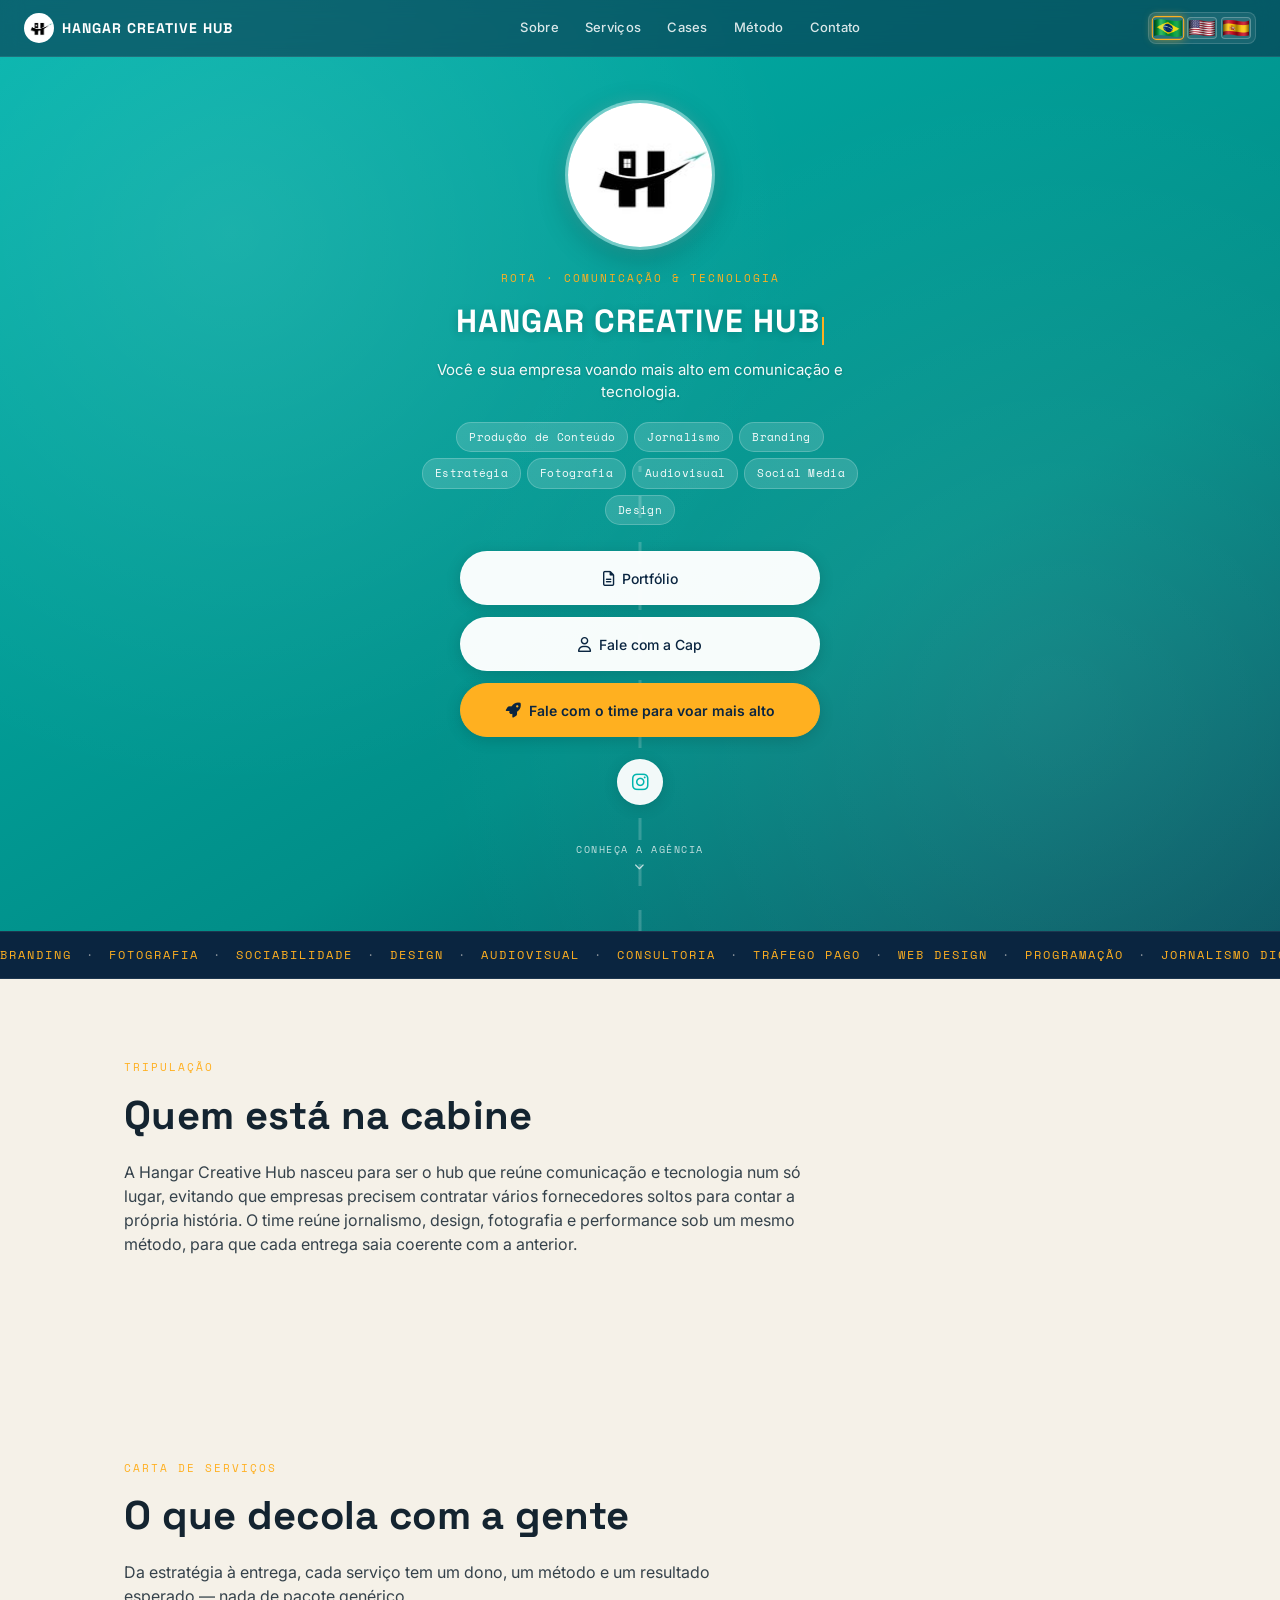
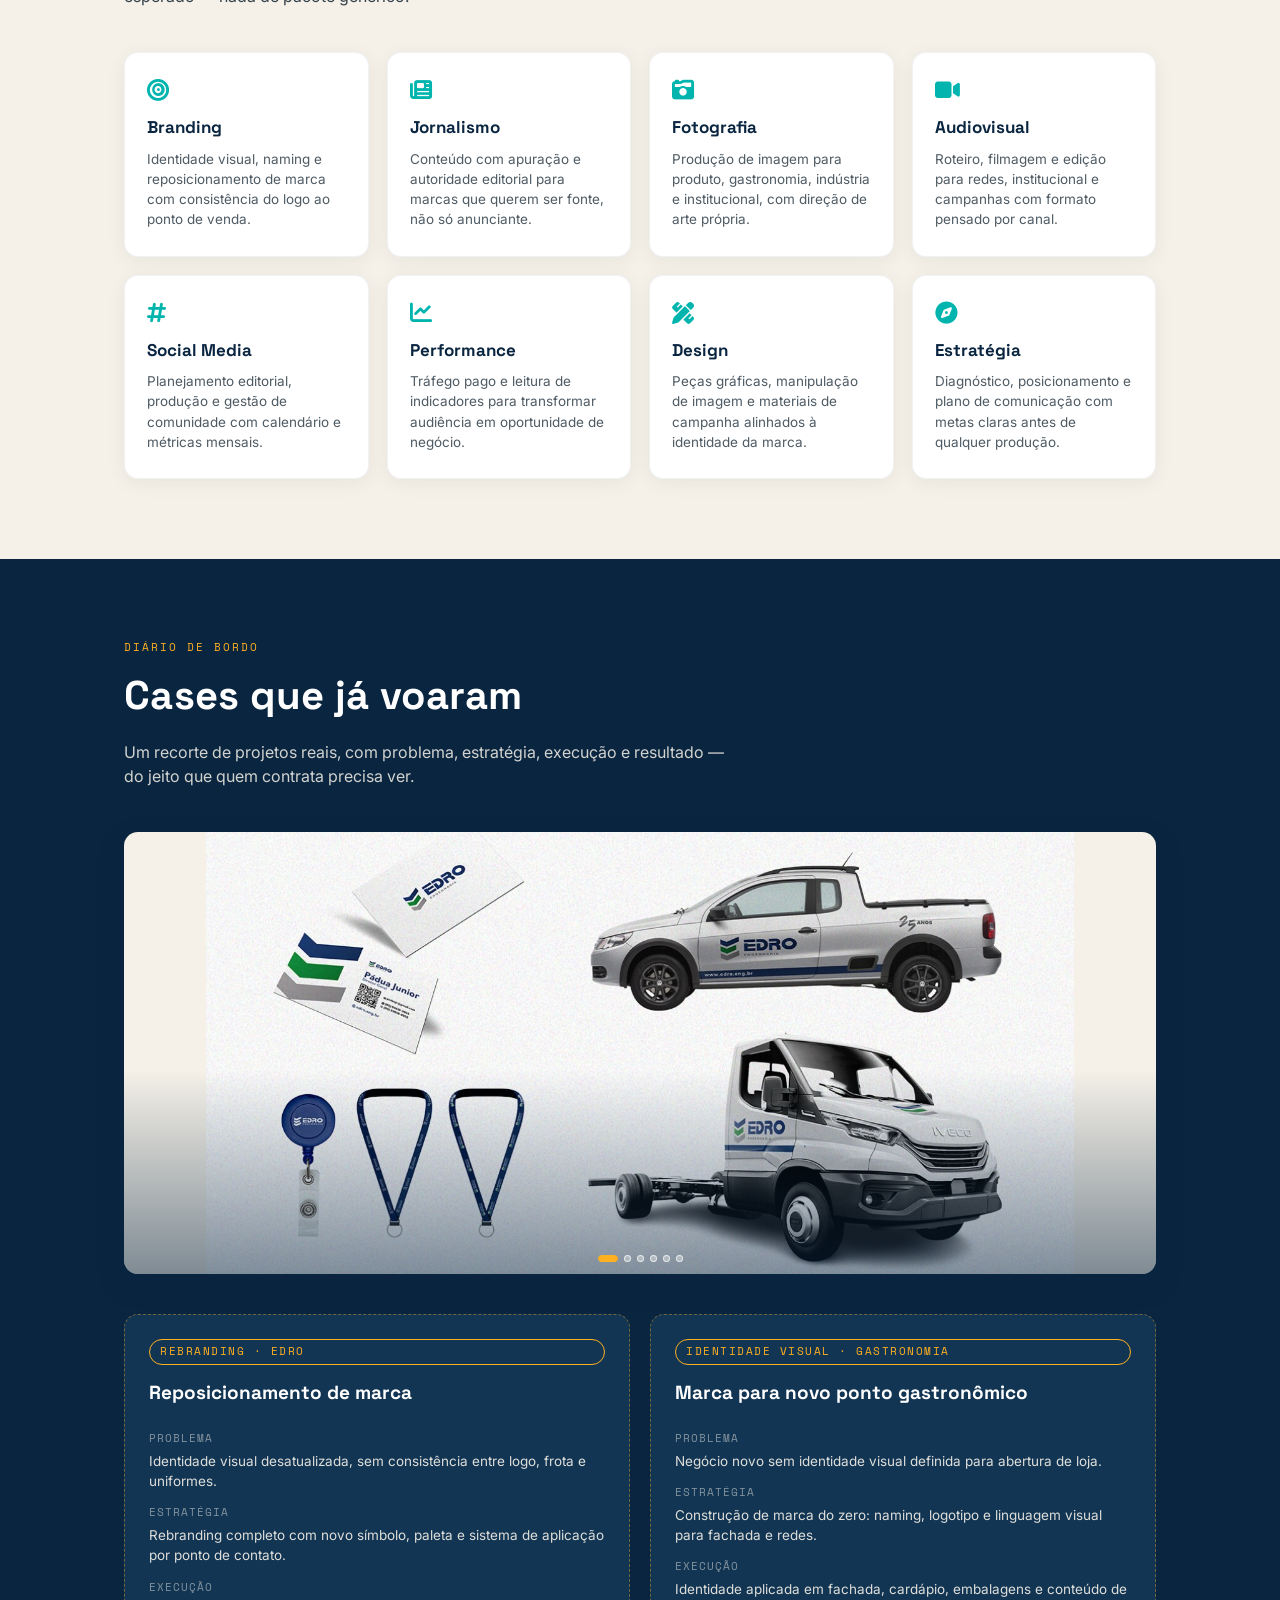
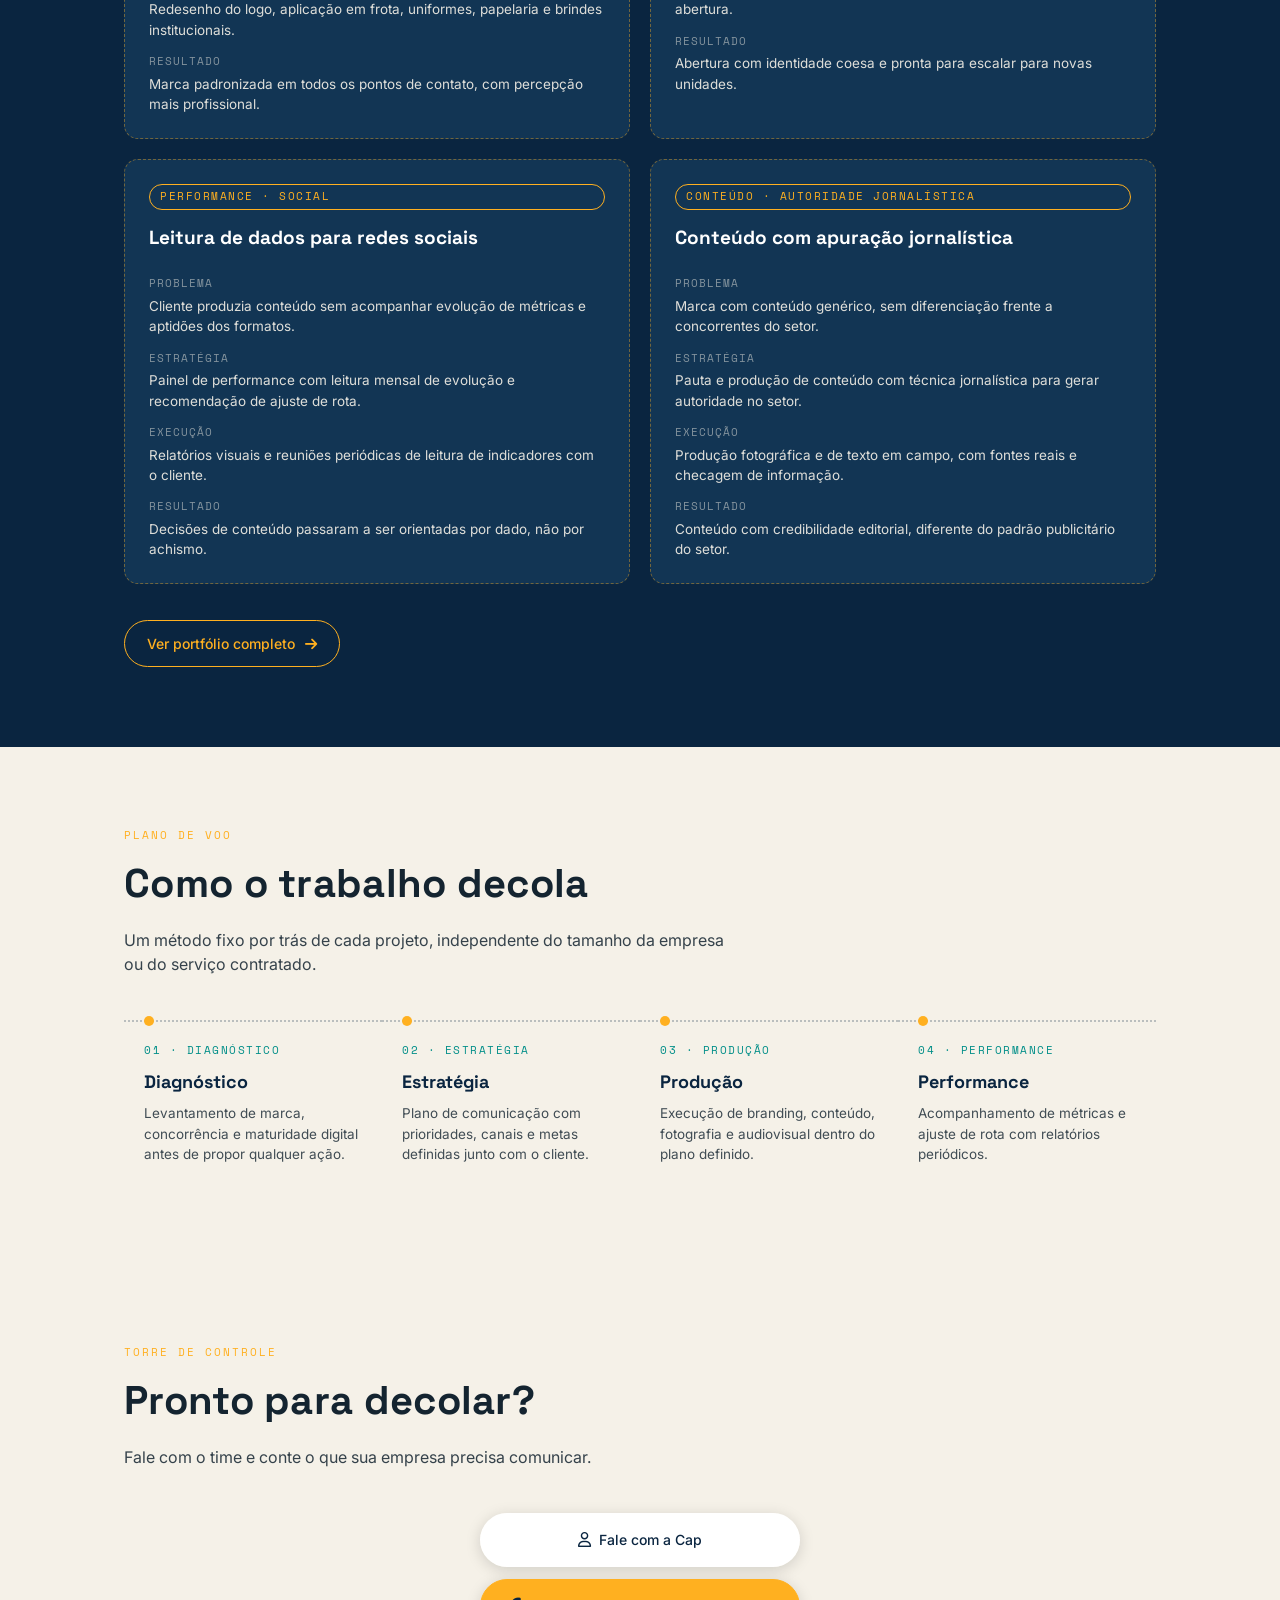
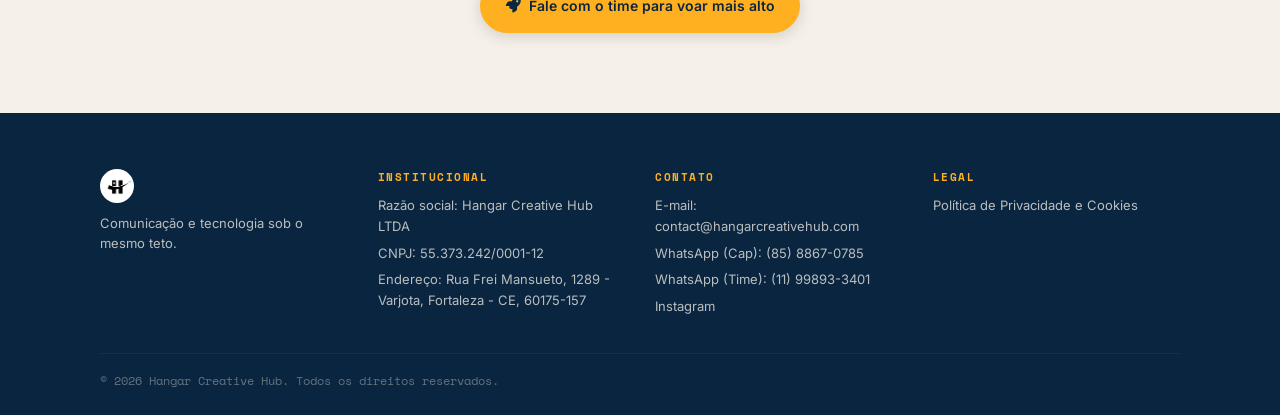
<file: index.html>
<!DOCTYPE html>
<html lang="pt-BR">
<head>
<meta charset="UTF-8">
<meta name="viewport" content="width=device-width, initial-scale=1.0">
<title>Hangar Creative Hub | Agência de Comunicação e Tecnologia</title>
<meta name="description" content="Hangar Creative Hub: agência de branding, jornalismo, conteúdo, performance e design que faz você e sua empresa voarem mais alto. Estratégia, produção e resultado, tudo sob o mesmo teto.">
<meta property="og:title" content="Hangar Creative Hub">
<meta property="og:description" content="Você e sua empresa voando mais alto em comunicação e tecnologia.">
<meta property="og:type" content="website">
<meta property="og:url" content="https://www.hangarcreativehub.com/">
<link rel="icon" href="images/logo-hangar.png">

<!-- Fontes -->
<link rel="preconnect" href="https://fonts.googleapis.com">
<link href="https://fonts.googleapis.com/css2?family=Space+Grotesk:wght@500;700&family=Space+Mono:wght@400;700&family=Inter:wght@300;400;500;600&display=swap" rel="stylesheet">

<!-- CSS -->
<link rel="stylesheet" href="style.css">
<link rel="stylesheet" href="https://cdnjs.cloudflare.com/ajax/libs/font-awesome/6.4.0/css/all.min.css">

<script type="application/ld+json">
{
  "@context": "https://schema.org",
  "@type": "Organization",
  "name": "Hangar Creative Hub",
  "url": "https://www.hangarcreativehub.com/",
  "logo": "https://www.hangarcreativehub.com/images/logo-hangar.png",
  "description": "Agência de branding, jornalismo, conteúdo, performance e design.",
  "sameAs": ["https://www.instagram.com/hangarcreativehub/"],
  "legalName": "Hangar Creative Hub LTDA",
  "taxID": "55.373.242/0001-12",
  "address": {
    "@type": "PostalAddress",
    "streetAddress": "Rua Frei Mansueto, 1289 - Varjota",
    "addressLocality": "Fortaleza",
    "addressRegion": "CE",
    "postalCode": "60175-157",
    "addressCountry": "BR"
  }
}
</script>
</head>
<body>

<!-- TOPO FIXO -->
<header class="topbar">
    <a href="#topo" class="topbar-logo">
        <img src="images/logo-hangar.png" alt="Hangar Creative Hub">
        <span>HANGAR CREATIVE HUB</span>
    </a>

    <nav class="topbar-nav">
        <a href="#sobre" data-i18n="nav.sobre">Sobre</a>
        <a href="#servicos" data-i18n="nav.servicos">Serviços</a>
        <a href="#cases" data-i18n="nav.cases">Cases</a>
        <a href="#metodo" data-i18n="nav.metodo">Método</a>
        <a href="#contato" data-i18n="nav.contato">Contato</a>
    </nav>

    <div class="language-selector">
        <button class="lang-btn pt active" data-lang="pt" title="Português">
            <img src="images/brasil.png" alt="Português" class="flag-icon">
        </button>
        <button class="lang-btn en" data-lang="en" title="English">
            <img src="images/eua.png" alt="English" class="flag-icon">
        </button>
        <button class="lang-btn es" data-lang="es" title="Español">
            <img src="images/es.png" alt="Español" class="flag-icon">
        </button>
    </div>
</header>

<main id="topo">

    <!-- HERO / CARTÃO DE LINKS -->
    <section class="hero">
        <div class="hero-runway" aria-hidden="true"></div>
        <div class="hero-inner">
            <img src="images/logo-hangar.png" alt="Hangar Creative Hub" class="profile-pic">

            <p class="eyebrow" data-i18n="hero.eyebrow">ROTA · COMUNICAÇÃO &amp; TECNOLOGIA</p>

            <h1 id="typingTitle">HANGAR CREATIVE HUB</h1>

            <p class="main-description" data-i18n="hero.subtitle">Você e sua empresa voando mais alto em comunicação e tecnologia.</p>

            <div class="bubbles-container">
                <span class="bubble" data-i18n="bubble.1">Produção de Conteúdo</span>
                <span class="bubble" data-i18n="bubble.2">Jornalismo</span>
                <span class="bubble" data-i18n="bubble.3">Branding</span>
                <span class="bubble" data-i18n="bubble.4">Estratégia</span>
                <span class="bubble" data-i18n="bubble.5">Fotografia</span>
                <span class="bubble" data-i18n="bubble.6">Audiovisual</span>
                <span class="bubble" data-i18n="bubble.7">Social Media</span>
                <span class="bubble" data-i18n="bubble.8">Design</span>
            </div>

            <div class="buttons-container">
                <a href="Portifolio/Portifolio Hangar.pdf" target="_blank" class="link-button portfolio" rel="noopener noreferrer">
                    <div class="link-button-content">
                        <i class="far fa-file-alt"></i>
                        <span class="button-text" data-i18n="btn.portfolio">Portfólio</span>
                    </div>
                </a>

                <a href="https://api.whatsapp.com/send?phone=558588670785&text=Olá! Gostaria de falar com a Cap da Hangar Creative Hub."
                   class="link-button cap" target="_blank" rel="noopener noreferrer">
                    <div class="link-button-content">
                        <i class="far fa-user"></i>
                        <span class="button-text" data-i18n="btn.cap">Fale com a Cap</span>
                    </div>
                </a>

                <a href="https://api.whatsapp.com/send?phone=5511998933401&text=Olá! Quero falar com o time da Hangar Creative Hub e voar mais alto."
                   class="link-button" target="_blank" rel="noopener noreferrer">
                    <div class="link-button-content">
                        <i class="fas fa-rocket"></i>
                        <span class="button-text" data-i18n="btn.team">Fale com o time para voar mais alto</span>
                    </div>
                </a>
            </div>

            <div class="social-links">
                <a href="https://www.instagram.com/hangarcreativehub/" class="social-icon" aria-label="Instagram" target="_blank" rel="noopener noreferrer">
                    <i class="fab fa-instagram"></i>
                </a>
            </div>

            <a class="scroll-cue" href="#sobre" aria-label="Rolar para saber mais">
                <span data-i18n="hero.scroll">conheça a agência</span>
                <i class="fas fa-chevron-down"></i>
            </a>
        </div>
    </section>

    <!-- PAINEL DE APTIDÕES ESTILO QUADRO DE VOOS -->
    <section class="board" aria-label="Aptidões">
        <div class="board-track">
            <span data-i18n="board.1">BRANDING</span>
            <span>·</span>
            <span data-i18n="board.2">FOTOGRAFIA</span>
            <span>·</span>
            <span data-i18n="board.3">SOCIABILIDADE</span>
            <span>·</span>
            <span data-i18n="board.4">DESIGN</span>
            <span>·</span>
            <span data-i18n="board.5">AUDIOVISUAL</span>
            <span>·</span>
            <span data-i18n="board.6">CONSULTORIA</span>
            <span>·</span>
            <span data-i18n="board.7">TRÁFEGO PAGO</span>
            <span>·</span>
            <span data-i18n="board.8">WEB DESIGN</span>
            <span>·</span>
            <span data-i18n="board.9">PROGRAMAÇÃO</span>
            <span>·</span>
            <span data-i18n="board.10">JORNALISMO DIGITAL</span>
            <span>·</span>
        </div>
    </section>

    <!-- SOBRE -->
    <section id="sobre" class="section section-light sobre">
        <p class="eyebrow" data-i18n="sobre.eyebrow">TRIPULAÇÃO</p>
        <h2 data-i18n="sobre.titulo">Quem está na cabine</h2>
        <p class="section-lead" data-i18n="sobre.lead">A Hangar Creative Hub nasceu para ser o hub que reúne comunicação e tecnologia num só lugar, evitando que empresas precisem contratar vários fornecedores soltos para contar a própria história. O time reúne jornalismo, design, fotografia e performance sob um mesmo método, para que cada entrega saia coerente com a anterior.</p>
    </section>

    <!-- SERVIÇOS -->
    <section id="servicos" class="section section-light">
        <p class="eyebrow" data-i18n="servicos.eyebrow">CARTA DE SERVIÇOS</p>
        <h2 data-i18n="servicos.titulo">O que decola com a gente</h2>
        <p class="section-lead" data-i18n="servicos.lead">Da estratégia à entrega, cada serviço tem um dono, um método e um resultado esperado — nada de pacote genérico.</p>

        <div class="cards-grid">
            <article class="service-card">
                <i class="fas fa-bullseye"></i>
                <h3 data-i18n="servico.branding.titulo">Branding</h3>
                <p data-i18n="servico.branding.desc">Identidade visual, naming e reposicionamento de marca com consistência do logo ao ponto de venda.</p>
            </article>
            <article class="service-card">
                <i class="fas fa-newspaper"></i>
                <h3 data-i18n="servico.jornalismo.titulo">Jornalismo</h3>
                <p data-i18n="servico.jornalismo.desc">Conteúdo com apuração e autoridade editorial para marcas que querem ser fonte, não só anunciante.</p>
            </article>
            <article class="service-card">
                <i class="fas fa-camera-retro"></i>
                <h3 data-i18n="servico.fotografia.titulo">Fotografia</h3>
                <p data-i18n="servico.fotografia.desc">Produção de imagem para produto, gastronomia, indústria e institucional, com direção de arte própria.</p>
            </article>
            <article class="service-card">
                <i class="fas fa-video"></i>
                <h3 data-i18n="servico.audiovisual.titulo">Audiovisual</h3>
                <p data-i18n="servico.audiovisual.desc">Roteiro, filmagem e edição para redes, institucional e campanhas com formato pensado por canal.</p>
            </article>
            <article class="service-card">
                <i class="fas fa-hashtag"></i>
                <h3 data-i18n="servico.social.titulo">Social Media</h3>
                <p data-i18n="servico.social.desc">Planejamento editorial, produção e gestão de comunidade com calendário e métricas mensais.</p>
            </article>
            <article class="service-card">
                <i class="fas fa-chart-line"></i>
                <h3 data-i18n="servico.performance.titulo">Performance</h3>
                <p data-i18n="servico.performance.desc">Tráfego pago e leitura de indicadores para transformar audiência em oportunidade de negócio.</p>
            </article>
            <article class="service-card">
                <i class="fas fa-pen-ruler"></i>
                <h3 data-i18n="servico.design.titulo">Design</h3>
                <p data-i18n="servico.design.desc">Peças gráficas, manipulação de imagem e materiais de campanha alinhados à identidade da marca.</p>
            </article>
            <article class="service-card">
                <i class="fas fa-compass"></i>
                <h3 data-i18n="servico.estrategia.titulo">Estratégia</h3>
                <p data-i18n="servico.estrategia.desc">Diagnóstico, posicionamento e plano de comunicação com metas claras antes de qualquer produção.</p>
            </article>
        </div>
    </section>

    <!-- CASES -->
    <section id="cases" class="section section-dark">
        <p class="eyebrow" data-i18n="cases.eyebrow">DIÁRIO DE BORDO</p>
        <h2 data-i18n="cases.titulo">Cases que já voaram</h2>
        <p class="section-lead" data-i18n="cases.lead">Um recorte de projetos reais, com problema, estratégia, execução e resultado — do jeito que quem contrata precisa ver.</p>

        <div class="case-carousel case-carousel-hero" data-autoplay="4000">
            <div class="case-carousel-track">
                <div class="case-slide"><img src="images/cases/edro-aplicacao.jpg" loading="lazy" alt="Identidade EDRO aplicada em frota, uniformes, cartões e crachás"></div>
                <div class="case-slide"><img src="images/cases/gastronomia-marca.jpg" loading="lazy" alt="Identidade visual criada para a chef Marie Anne Bauer"></div>
                <div class="case-slide"><img src="images/cases/gastronomia-instagram.jpg" loading="lazy" alt="Perfil e publicação no Instagram da chef Marie Anne Bauer"></div>
                <div class="case-slide"><img src="images/cases/performance-insights.jpg" loading="lazy" alt="Insights de alcance de publicações — 49,4 mil, 69,8 mil e 63,3 mil contas alcançadas"></div>
                <div class="case-slide"><img src="images/cases/jornalismo-entrevista.jpg" loading="lazy" alt="Entrevista em vídeo produzida com técnica jornalística"></div>
                <div class="case-slide"><img src="images/cases/doc-antes-depois.jpg" loading="lazy" alt="Fachada antes e depois do trabalho da Hangar"></div>
            </div>
            <button type="button" class="case-nav prev" aria-label="Imagem anterior"><i class="fas fa-chevron-left"></i></button>
            <button type="button" class="case-nav next" aria-label="Próxima imagem"><i class="fas fa-chevron-right"></i></button>
            <div class="case-dots"></div>
        </div>

        <div class="cases-grid">
            <article class="case-card">
                <div class="case-tag" data-i18n="case1.tag">REBRANDING · EDRO</div>
                <h3 data-i18n="case1.titulo">Reposicionamento de marca</h3>
                <dl>
                    <dt data-i18n="case.problema">Problema</dt>
                    <dd data-i18n="case1.problema">Identidade visual desatualizada, sem consistência entre logo, frota e uniformes.</dd>
                    <dt data-i18n="case.estrategia">Estratégia</dt>
                    <dd data-i18n="case1.estrategia">Rebranding completo com novo símbolo, paleta e sistema de aplicação por ponto de contato.</dd>
                    <dt data-i18n="case.execucao">Execução</dt>
                    <dd data-i18n="case1.execucao">Redesenho do logo, aplicação em frota, uniformes, papelaria e brindes institucionais.</dd>
                    <dt data-i18n="case.resultado">Resultado</dt>
                    <dd data-i18n="case1.resultado">Marca padronizada em todos os pontos de contato, com percepção mais profissional. <em data-i18n="case.metricaplaceholder">[inserir métrica real de resultado]</em></dd>
                </dl>
            </article>

            <article class="case-card">
                <div class="case-tag" data-i18n="case2.tag">IDENTIDADE VISUAL · GASTRONOMIA</div>
                <h3 data-i18n="case2.titulo">Marca para novo ponto gastronômico</h3>
                <dl>
                    <dt data-i18n="case.problema">Problema</dt>
                    <dd data-i18n="case2.problema">Negócio novo sem identidade visual definida para abertura de loja.</dd>
                    <dt data-i18n="case.estrategia">Estratégia</dt>
                    <dd data-i18n="case2.estrategia">Construção de marca do zero: naming, logotipo e linguagem visual para fachada e redes.</dd>
                    <dt data-i18n="case.execucao">Execução</dt>
                    <dd data-i18n="case2.execucao">Identidade aplicada em fachada, cardápio, embalagens e conteúdo de abertura.</dd>
                    <dt data-i18n="case.resultado">Resultado</dt>
                    <dd data-i18n="case2.resultado">Abertura com identidade coesa e pronta para escalar para novas unidades. <em data-i18n="case.metricaplaceholder">[inserir métrica real de resultado]</em></dd>
                </dl>
            </article>

            <article class="case-card">
                <div class="case-tag" data-i18n="case3.tag">PERFORMANCE · SOCIAL</div>
                <h3 data-i18n="case3.titulo">Leitura de dados para redes sociais</h3>
                <dl>
                    <dt data-i18n="case.problema">Problema</dt>
                    <dd data-i18n="case3.problema">Cliente produzia conteúdo sem acompanhar evolução de métricas e aptidões dos formatos.</dd>
                    <dt data-i18n="case.estrategia">Estratégia</dt>
                    <dd data-i18n="case3.estrategia">Painel de performance com leitura mensal de evolução e recomendação de ajuste de rota.</dd>
                    <dt data-i18n="case.execucao">Execução</dt>
                    <dd data-i18n="case3.execucao">Relatórios visuais e reuniões periódicas de leitura de indicadores com o cliente.</dd>
                    <dt data-i18n="case.resultado">Resultado</dt>
                    <dd data-i18n="case3.resultado">Decisões de conteúdo passaram a ser orientadas por dado, não por achismo. <em data-i18n="case.metricaplaceholder">[inserir métrica real de resultado]</em></dd>
                </dl>
            </article>

            <article class="case-card">
                <div class="case-tag" data-i18n="case4.tag">CONTEÚDO · AUTORIDADE JORNALÍSTICA</div>
                <h3 data-i18n="case4.titulo">Conteúdo com apuração jornalística</h3>
                <dl>
                    <dt data-i18n="case.problema">Problema</dt>
                    <dd data-i18n="case4.problema">Marca com conteúdo genérico, sem diferenciação frente a concorrentes do setor.</dd>
                    <dt data-i18n="case.estrategia">Estratégia</dt>
                    <dd data-i18n="case4.estrategia">Pauta e produção de conteúdo com técnica jornalística para gerar autoridade no setor.</dd>
                    <dt data-i18n="case.execucao">Execução</dt>
                    <dd data-i18n="case4.execucao">Produção fotográfica e de texto em campo, com fontes reais e checagem de informação.</dd>
                    <dt data-i18n="case.resultado">Resultado</dt>
                    <dd data-i18n="case4.resultado">Conteúdo com credibilidade editorial, diferente do padrão publicitário do setor. <em data-i18n="case.metricaplaceholder">[inserir métrica real de resultado]</em></dd>
                </dl>
            </article>
        </div>

        <a href="Portifolio/Portifolio Hangar.pdf" target="_blank" rel="noopener noreferrer" class="ghost-button">
            <span data-i18n="cases.cta">Ver portfólio completo</span> <i class="fas fa-arrow-right"></i>
        </a>
    </section>

    <!-- MÉTODO -->
    <section id="metodo" class="section section-light">
        <p class="eyebrow" data-i18n="metodo.eyebrow">PLANO DE VOO</p>
        <h2 data-i18n="metodo.titulo">Como o trabalho decola</h2>
        <p class="section-lead" data-i18n="metodo.lead">Um método fixo por trás de cada projeto, independente do tamanho da empresa ou do serviço contratado.</p>

        <ol class="flightpath">
            <li>
                <span class="leg">01 · DIAGNÓSTICO</span>
                <h3 data-i18n="metodo1.titulo">Diagnóstico</h3>
                <p data-i18n="metodo1.desc">Levantamento de marca, concorrência e maturidade digital antes de propor qualquer ação.</p>
            </li>
            <li>
                <span class="leg">02 · ESTRATÉGIA</span>
                <h3 data-i18n="metodo2.titulo">Estratégia</h3>
                <p data-i18n="metodo2.desc">Plano de comunicação com prioridades, canais e metas definidas junto com o cliente.</p>
            </li>
            <li>
                <span class="leg">03 · PRODUÇÃO</span>
                <h3 data-i18n="metodo3.titulo">Produção</h3>
                <p data-i18n="metodo3.desc">Execução de branding, conteúdo, fotografia e audiovisual dentro do plano definido.</p>
            </li>
            <li>
                <span class="leg">04 · PERFORMANCE</span>
                <h3 data-i18n="metodo4.titulo">Performance</h3>
                <p data-i18n="metodo4.desc">Acompanhamento de métricas e ajuste de rota com relatórios periódicos.</p>
            </li>
        </ol>
    </section>

    <!-- CONTATO -->
    <section id="contato" class="section section-light contato">
        <p class="eyebrow" data-i18n="contato.eyebrow">TORRE DE CONTROLE</p>
        <h2 data-i18n="contato.titulo">Pronto para decolar?</h2>
        <p class="section-lead" data-i18n="contato.lead">Fale com o time e conte o que sua empresa precisa comunicar.</p>
        <div class="buttons-container narrow">
            <a href="https://api.whatsapp.com/send?phone=558588670785&text=Olá! Gostaria de falar com a Cap da Hangar Creative Hub."
               class="link-button cap" target="_blank" rel="noopener noreferrer">
                <div class="link-button-content">
                    <i class="far fa-user"></i>
                    <span class="button-text" data-i18n="btn.cap">Fale com a Cap</span>
                </div>
            </a>
            <a href="https://api.whatsapp.com/send?phone=5511998933401&text=Olá! Quero falar com o time da Hangar Creative Hub e voar mais alto."
               class="link-button" target="_blank" rel="noopener noreferrer">
                <div class="link-button-content">
                    <i class="fas fa-rocket"></i>
                    <span class="button-text" data-i18n="btn.team">Fale com o time para voar mais alto</span>
                </div>
            </a>
        </div>
    </section>

</main>

<!-- RODAPÉ / TRANSPARÊNCIA INSTITUCIONAL -->
<footer class="site-footer">
    <div class="footer-grid">
        <div>
            <img src="images/logo-hangar.png" alt="Hangar Creative Hub" class="footer-logo">
            <p data-i18n="footer.tagline">Comunicação e tecnologia sob o mesmo teto.</p>
        </div>
        <div>
            <h4 data-i18n="footer.institucional">Institucional</h4>
            <p data-i18n="footer.razaosocial">Razão social: Hangar Creative Hub LTDA</p>
            <p data-i18n="footer.cnpj">CNPJ: 55.373.242/0001-12</p>
            <p data-i18n="footer.endereco">Endereço: Rua Frei Mansueto, 1289 - Varjota, Fortaleza - CE, 60175-157</p>
        </div>
        <div>
            <h4 data-i18n="footer.contato">Contato</h4>
            <p data-i18n="footer.email">E-mail: contact@hangarcreativehub.com</p>
            <p><a href="https://api.whatsapp.com/send?phone=558588670785&text=Olá! Gostaria de falar com a Cap da Hangar Creative Hub." target="_blank" rel="noopener noreferrer">WhatsApp (Cap): (85) 8867-0785</a></p>
            <p><a href="https://api.whatsapp.com/send?phone=5511998933401&text=Olá! Quero falar com o time da Hangar Creative Hub e voar mais alto." target="_blank" rel="noopener noreferrer">WhatsApp (Time): (11) 99893-3401</a></p>
            <p><a href="https://www.instagram.com/hangarcreativehub/" target="_blank" rel="noopener noreferrer">Instagram</a></p>
        </div>
        <div>
            <h4 data-i18n="footer.legal">Legal</h4>
            <p><a href="privacidade.html" data-i18n="footer.privacidade">Política de Privacidade e Cookies</a></p>
        </div>
    </div>
    <p class="footer-copy" data-i18n="footer.copy">© 2026 Hangar Creative Hub. Todos os direitos reservados.</p>
</footer>

<script src="script.js"></script>
</body>
</html>
</file>
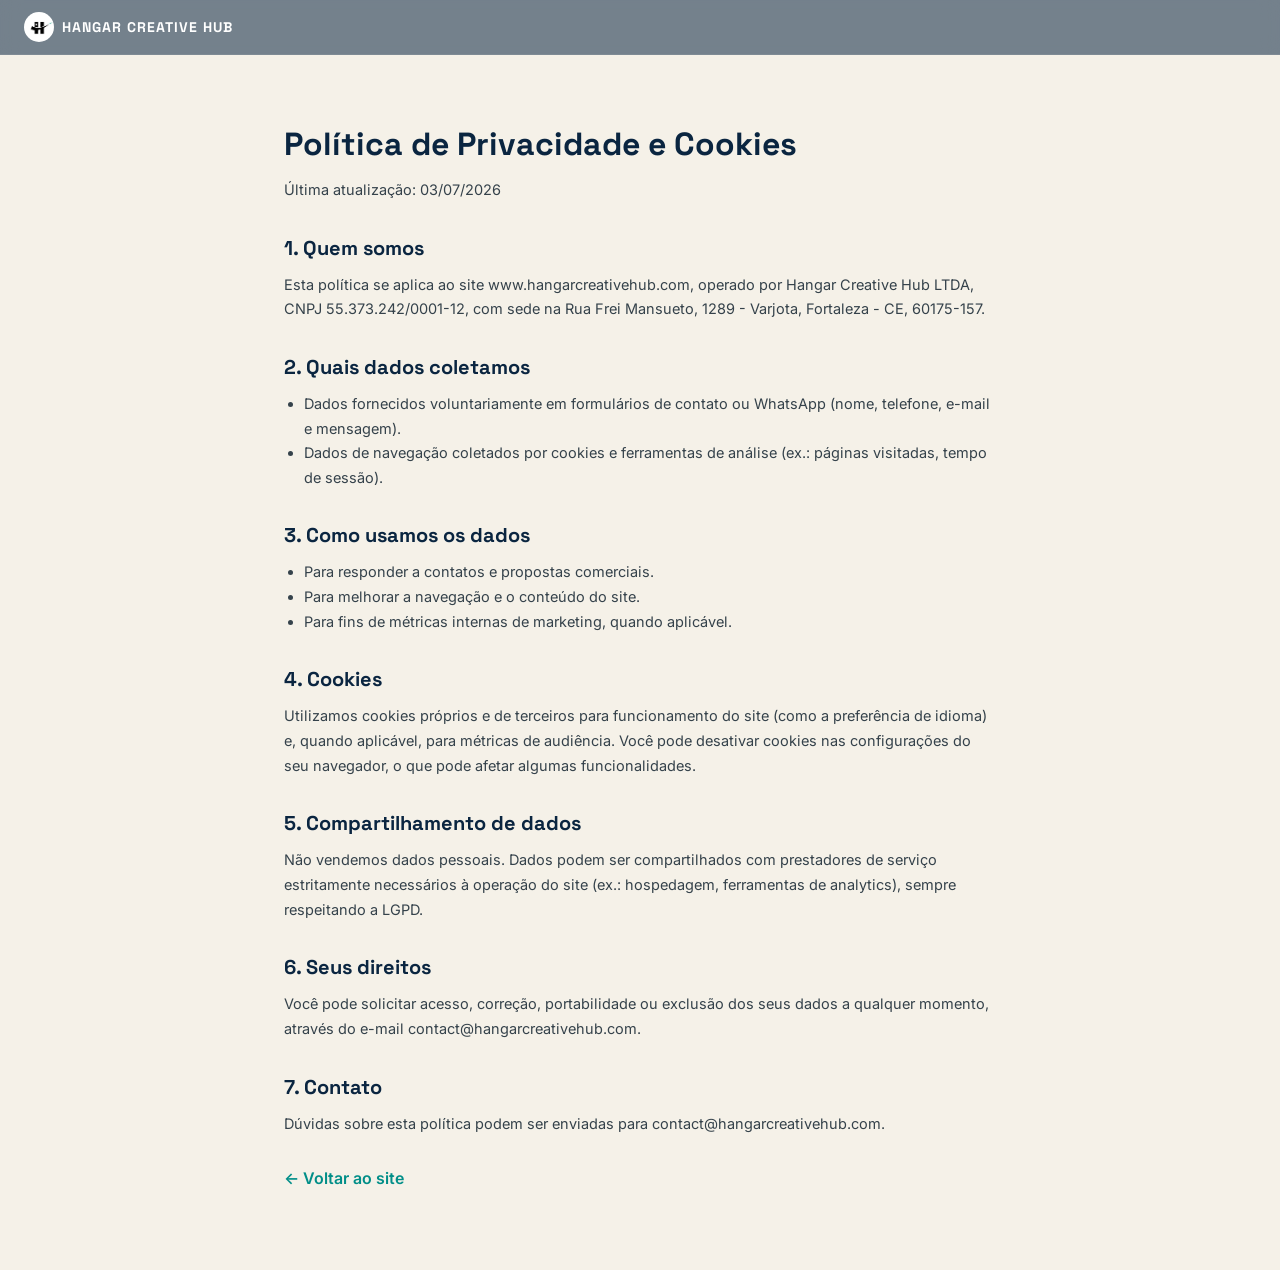
<file: privacidade.html>
<!DOCTYPE html>
<html lang="pt-BR">
<head>
<meta charset="UTF-8">
<meta name="viewport" content="width=device-width, initial-scale=1.0">
<title>Política de Privacidade e Cookies | Hangar Creative Hub</title>
<link href="https://fonts.googleapis.com/css2?family=Space+Grotesk:wght@500;700&family=Inter:wght@300;400;500;600&display=swap" rel="stylesheet">
<link rel="stylesheet" href="style.css">
<link rel="icon" href="images/logo-hangar.png">
<style>
    .policy { max-width: 760px; margin: 0 auto; padding: 120px 24px 80px; background: var(--sand); }
    .policy h1 { font-family: var(--font-display); font-size: 32px; margin-bottom: 10px; color: var(--navy); }
    .policy h2 { font-family: var(--font-display); font-size: 20px; margin: 30px 0 10px; color: var(--navy); }
    .policy p, .policy li { font-size: 14.5px; line-height: 1.7; opacity: 0.85; }
    .policy ul { padding-left: 20px; margin-bottom: 10px; }
    .policy a.back { display: inline-block; margin-top: 30px; color: var(--teal-dark); text-decoration: none; font-weight: 600; }
</style>
</head>
<body>
<header class="topbar">
    <a href="index.html" class="topbar-logo">
        <img src="images/logo-hangar.png" alt="Hangar Creative Hub">
        <span>HANGAR CREATIVE HUB</span>
    </a>
</header>

<main class="policy">
    <h1>Política de Privacidade e Cookies</h1>
    <p>Última atualização: 03/07/2026</p>

    <h2>1. Quem somos</h2>
    <p>Esta política se aplica ao site www.hangarcreativehub.com, operado por Hangar Creative Hub LTDA, CNPJ 55.373.242/0001-12,
    com sede na Rua Frei Mansueto, 1289 - Varjota, Fortaleza - CE, 60175-157.</p>

    <h2>2. Quais dados coletamos</h2>
    <ul>
        <li>Dados fornecidos voluntariamente em formulários de contato ou WhatsApp (nome, telefone, e-mail e mensagem).</li>
        <li>Dados de navegação coletados por cookies e ferramentas de análise (ex.: páginas visitadas, tempo de sessão).</li>
    </ul>

    <h2>3. Como usamos os dados</h2>
    <ul>
        <li>Para responder a contatos e propostas comerciais.</li>
        <li>Para melhorar a navegação e o conteúdo do site.</li>
        <li>Para fins de métricas internas de marketing, quando aplicável.</li>
    </ul>

    <h2>4. Cookies</h2>
    <p>Utilizamos cookies próprios e de terceiros para funcionamento do site (como a preferência de idioma) e,
    quando aplicável, para métricas de audiência. Você pode desativar cookies nas configurações do seu navegador,
    o que pode afetar algumas funcionalidades.</p>

    <h2>5. Compartilhamento de dados</h2>
    <p>Não vendemos dados pessoais. Dados podem ser compartilhados com prestadores de serviço estritamente
    necessários à operação do site (ex.: hospedagem, ferramentas de analytics), sempre respeitando a LGPD.</p>

    <h2>6. Seus direitos</h2>
    <p>Você pode solicitar acesso, correção, portabilidade ou exclusão dos seus dados a qualquer momento,
    através do e-mail contact@hangarcreativehub.com.</p>

    <h2>7. Contato</h2>
    <p>Dúvidas sobre esta política podem ser enviadas para contact@hangarcreativehub.com.</p>

    <a class="back" href="index.html">&larr; Voltar ao site</a>
</main>
</body>
</html>
</file>
<file: style.css>
/* ============================================
   HANGAR CREATIVE HUB — Design tokens
   Tema: aviação / hangar / "voar mais alto"
   ============================================ */
:root {
    --teal: #01B5AE;
    --teal-dark: #018E88;
    --navy: #0A2540;
    --navy-soft: #123554;
    --sand: #F5F1E8;
    --amber: #FFB020;
    --white: #FFFFFF;
    --ink: #142430;

    --font-display: 'Space Grotesk', 'Inter', sans-serif;
    --font-body: 'Inter', -apple-system, BlinkMacSystemFont, 'Segoe UI', Roboto, sans-serif;
    --font-mono: 'Space Mono', monospace;

    --radius-lg: 22px;
    --radius-md: 14px;
    --radius-pill: 45px;
}

* {
    margin: 0;
    padding: 0;
    box-sizing: border-box;
}

html {
    scroll-behavior: smooth;
}

body {
    font-family: var(--font-body);
    color: var(--ink);
    line-height: 1.5;
    background: var(--sand);
    overflow-x: hidden;
}

@media (prefers-reduced-motion: reduce) {
    html { scroll-behavior: auto; }
    * { animation-duration: 0.01ms !important; animation-iteration-count: 1 !important; transition-duration: 0.01ms !important; }
}

a { color: inherit; }

img { max-width: 100%; display: block; }

/* ============ TOPBAR ============ */
.topbar {
    position: fixed;
    top: 0;
    left: 0;
    width: 100%;
    z-index: 1000;
    display: flex;
    align-items: center;
    justify-content: space-between;
    padding: 12px 24px;
    background: rgba(10, 37, 64, 0.55);
    backdrop-filter: blur(10px);
    -webkit-backdrop-filter: blur(10px);
    border-bottom: 1px solid rgba(255, 255, 255, 0.08);
}

.topbar-logo {
    display: flex;
    align-items: center;
    gap: 8px;
    text-decoration: none;
    color: var(--white);
    font-family: var(--font-display);
    font-weight: 700;
    letter-spacing: 1px;
    font-size: 14px;
}

.topbar-logo img {
    width: 30px;
    height: 30px;
    border-radius: 50%;
}

.topbar-nav {
    display: none;
    gap: 26px;
}

.topbar-nav a {
    text-decoration: none;
    color: rgba(255, 255, 255, 0.85);
    font-size: 13px;
    font-weight: 500;
    letter-spacing: 0.3px;
    transition: color 0.2s ease;
    position: relative;
}

.topbar-nav a:hover { color: var(--amber); }

@media (min-width: 860px) {
    .topbar-nav { display: flex; }
}

/* ============ SELETOR DE IDIOMA ============ */
.language-selector {
    display: flex;
    gap: 4px;
    background: rgba(255, 255, 255, 0.08);
    padding: 4px;
    border-radius: 8px;
    border: 1px solid rgba(255, 255, 255, 0.15);
}

.lang-btn {
    width: 30px;
    height: 22px;
    border-radius: 4px;
    border: 1.5px solid rgba(255, 255, 255, 0.25);
    background: rgba(255, 255, 255, 0.08);
    cursor: pointer;
    transition: all 0.2s ease;
    display: flex;
    align-items: center;
    justify-content: center;
    padding: 0;
    overflow: hidden;
}

.lang-btn:hover { transform: scale(1.08); border-color: rgba(255, 255, 255, 0.5); }

.lang-btn.active {
    border-color: var(--amber);
    box-shadow: 0 0 8px rgba(255, 176, 32, 0.5);
    transform: scale(1.08);
}

.flag-icon { width: 100%; height: 100%; object-fit: cover; display: block; }

/* ============ HERO ============ */
.hero {
    position: relative;
    min-height: 100vh;
    display: flex;
    align-items: center;
    justify-content: center;
    padding: 100px 20px 60px;
    background:
        radial-gradient(circle at 18% 25%, rgba(255, 255, 255, 0.10) 0%, transparent 45%),
        radial-gradient(circle at 82% 75%, rgba(255, 255, 255, 0.08) 0%, transparent 50%),
        linear-gradient(150deg, var(--teal) 0%, var(--teal-dark) 65%, var(--navy) 130%);
    overflow: hidden;
}

/* pista/runway decorativa */
.hero-runway {
    position: absolute;
    left: 50%;
    bottom: -10%;
    width: 3px;
    height: 60%;
    transform: translateX(-50%) rotate(0deg);
    background-image: repeating-linear-gradient(
        to top,
        rgba(255, 255, 255, 0.55) 0,
        rgba(255, 255, 255, 0.55) 22px,
        transparent 22px,
        transparent 46px
    );
    opacity: 0.35;
    pointer-events: none;
}

.hero-inner {
    max-width: 440px;
    width: 100%;
    text-align: center;
    position: relative;
    z-index: 1;
}

.profile-pic {
    width: 150px;
    height: 150px;
    border-radius: 50%;
    object-fit: cover;
    margin: 0 auto 20px;
    background: rgba(255, 255, 255, 0.12);
    border: 3px solid rgba(255, 255, 255, 0.35);
    box-shadow: 0 8px 30px rgba(0, 0, 0, 0.2), 0 0 15px rgba(255, 255, 255, 0.15);
    animation: slideUp 0.5s ease both;
}

.eyebrow {
    font-family: var(--font-mono);
    font-size: 11px;
    letter-spacing: 2px;
    text-transform: uppercase;
    color: var(--amber);
    margin-bottom: 10px;
}

.hero h1 {
    font-family: var(--font-display);
    font-size: 32px;
    font-weight: 700;
    color: var(--white);
    letter-spacing: 1px;
    min-height: 42px;
    margin-bottom: 14px;
    text-shadow: 0 2px 10px rgba(0, 0, 0, 0.2);
}

.typing-cursor {
    display: inline-block;
    width: 2px;
    height: 28px;
    background-color: var(--amber);
    margin-left: 2px;
    animation: blink 1s infinite;
    vertical-align: bottom;
}

@keyframes blink { 0%, 100% { opacity: 1; } 50% { opacity: 0; } }

.main-description {
    font-size: 15px;
    color: rgba(255, 255, 255, 0.95);
    margin-bottom: 18px;
    line-height: 1.5;
    text-shadow: 0 1px 3px rgba(0, 0, 0, 0.2);
    animation: slideUp 0.5s ease 0.05s both;
}

.bubbles-container {
    display: flex;
    flex-wrap: wrap;
    justify-content: center;
    gap: 6px;
    margin-bottom: 26px;
    animation: slideUp 0.5s ease 0.1s both;
}

.bubble {
    background: rgba(255, 255, 255, 0.15);
    color: rgba(255, 255, 255, 0.95);
    padding: 6px 12px;
    border-radius: 15px;
    font-size: 11px;
    font-family: var(--font-mono);
    letter-spacing: 0.3px;
    border: 1px solid rgba(255, 255, 255, 0.2);
    backdrop-filter: blur(4px);
    transition: all 0.2s ease;
    white-space: nowrap;
}

.bubble:hover { transform: scale(1.08); background: rgba(255, 255, 255, 0.3); }

.buttons-container {
    display: flex;
    flex-direction: column;
    gap: 12px;
    width: 100%;
    max-width: 360px;
    margin: 0 auto 22px;
}

.buttons-container.narrow { max-width: 320px; }

.link-button {
    display: flex;
    align-items: center;
    justify-content: center;
    background: rgba(255, 255, 255, 0.97);
    border: 1.5px solid rgba(255, 255, 255, 0.4);
    border-radius: var(--radius-pill);
    text-decoration: none;
    font-weight: 500;
    font-size: 14px;
    transition: all 0.2s ease;
    height: 54px;
    width: 100%;
    box-shadow: 0 3px 15px rgba(0, 0, 0, 0.15);
    padding: 0 20px;
    animation: slideUp 0.5s ease both;
}

.link-button.portfolio, .link-button.cap { color: var(--navy) !important; }
.link-button.portfolio i, .link-button.cap i { color: var(--navy) !important; }

.link-button:not(.portfolio):not(.cap) { color: var(--teal-dark); background: var(--amber); border-color: var(--amber); }
.link-button:not(.portfolio):not(.cap) i { color: var(--navy); }
.link-button:not(.portfolio):not(.cap) .button-text { color: var(--navy); font-weight: 600; }

.link-button:hover {
    transform: translateY(-2px);
    box-shadow: 0 6px 22px rgba(0, 0, 0, 0.2);
}

.link-button-content { display: flex; align-items: center; justify-content: center; width: 100%; gap: 8px; }
.link-button i { font-size: 15px; }
.button-text { text-align: center; white-space: nowrap; overflow: hidden; text-overflow: ellipsis; font-weight: 500; font-size: 14px; }

.social-links { display: flex; justify-content: center; gap: 15px; margin-bottom: 30px; }

.social-icon {
    width: 46px;
    height: 46px;
    border-radius: 50%;
    background: rgba(255, 255, 255, 0.95);
    border: 1.5px solid rgba(255, 255, 255, 0.4);
    display: flex;
    align-items: center;
    justify-content: center;
    text-decoration: none;
    color: var(--teal);
    transition: all 0.2s ease;
    font-size: 19px;
    box-shadow: 0 3px 15px rgba(0, 0, 0, 0.12);
}

.social-icon:hover { transform: translateY(-2px) scale(1.05); }

.scroll-cue {
    display: inline-flex;
    flex-direction: column;
    align-items: center;
    gap: 4px;
    text-decoration: none;
    color: rgba(255, 255, 255, 0.75);
    font-family: var(--font-mono);
    font-size: 10px;
    letter-spacing: 1.5px;
    text-transform: uppercase;
    animation: floatY 2.4s ease-in-out infinite;
}

@keyframes floatY { 0%, 100% { transform: translateY(0); } 50% { transform: translateY(6px); } }

@keyframes slideUp { from { opacity: 0; transform: translateY(12px); } to { opacity: 1; transform: translateY(0); } }

/* ============ PAINEL DE APTIDÕES (quadro de voos) ============ */
.board {
    background: var(--navy);
    color: var(--sand);
    overflow: hidden;
    padding: 14px 0;
    border-top: 1px solid rgba(255, 255, 255, 0.08);
    border-bottom: 1px solid rgba(255, 255, 255, 0.08);
}

.board-track {
    display: flex;
    gap: 14px;
    white-space: nowrap;
    font-family: var(--font-mono);
    font-size: 12px;
    letter-spacing: 2px;
    color: var(--amber);
    animation: scrollBoard 26s linear infinite;
    width: max-content;
}

.board-track span:nth-child(2n) { color: rgba(245, 241, 232, 0.55); }

@keyframes scrollBoard {
    from { transform: translateX(0); }
    to { transform: translateX(-50%); }
}

/* ============ SEÇÕES GERAIS ============ */
.section {
    position: relative;
    scroll-margin-top: 80px;
    padding: 80px 24px;
    max-width: 1080px;
    margin: 0 auto;
}

.section-light::before, .section-dark::before {
    content: '';
    position: absolute;
    top: 0;
    bottom: 0;
    left: 50%;
    right: 50%;
    margin-left: -50vw;
    margin-right: -50vw;
    z-index: -1;
}

.section-light::before { background: var(--sand); }
.section-dark::before { background: var(--navy); }
.section-dark { color: var(--sand); }
.section-dark .eyebrow { color: var(--amber); }
.section-dark h2 { color: var(--white); }

.section h2 {
    font-family: var(--font-display);
    font-size: clamp(28px, 4vw, 40px);
    font-weight: 700;
    margin-bottom: 14px;
    letter-spacing: 0.3px;
}

.section .eyebrow { text-align: left; }

.section-lead {
    max-width: 620px;
    font-size: 16px;
    opacity: 0.85;
    margin-bottom: 44px;
}

.section-dark, .section-light { text-align: left; }

.sobre .section-lead, .contato .section-lead { max-width: 720px; }

/* ============ GRID DE SERVIÇOS ============ */
.cards-grid {
    display: grid;
    grid-template-columns: repeat(auto-fit, minmax(230px, 1fr));
    gap: 18px;
}

.service-card {
    background: var(--white);
    border-radius: var(--radius-md);
    padding: 26px 22px;
    box-shadow: 0 4px 20px rgba(10, 37, 64, 0.06);
    border: 1px solid rgba(10, 37, 64, 0.06);
    transition: transform 0.2s ease, box-shadow 0.2s ease;
}

.service-card:hover { transform: translateY(-4px); box-shadow: 0 10px 30px rgba(10, 37, 64, 0.12); }

.service-card i { font-size: 22px; color: var(--teal); margin-bottom: 14px; }

.service-card h3 {
    font-family: var(--font-display);
    font-size: 17px;
    margin-bottom: 8px;
    color: var(--navy);
}

.service-card p { font-size: 13.5px; opacity: 0.75; line-height: 1.5; }

/* ============ CASES ============ */
.cases-grid {
    display: grid;
    grid-template-columns: repeat(2, 1fr);
    gap: 20px;
    margin-bottom: 36px;
}

@media (max-width: 720px) {
    .cases-grid { grid-template-columns: 1fr; }
}

.case-card {
    background: var(--navy-soft);
    color: var(--sand);
    border: 1px dashed rgba(255, 176, 32, 0.4);
    border-radius: var(--radius-md);
    padding: 24px;
    display: flex;
    flex-direction: column;
    transition: transform 0.25s ease, box-shadow 0.25s ease;
}

.case-card:hover {
    transform: translateY(-4px);
    box-shadow: 0 14px 34px rgba(10, 37, 64, 0.22);
}

/* ============ CARROSSEL DE IMAGENS DOS CASES ============ */
.case-carousel {
    position: relative;
    width: calc(100% + 48px);
    margin: -24px -24px 18px;
    aspect-ratio: 4 / 3;
    overflow: hidden;
    border-radius: var(--radius-md) var(--radius-md) 0 0;
    background: var(--navy);
    touch-action: pan-y;
    box-shadow: 0 10px 26px rgba(10, 37, 64, 0.28);
}

.case-carousel::after {
    content: '';
    position: absolute;
    inset: auto 0 0 0;
    height: 46%;
    background: linear-gradient(to top, rgba(10, 37, 64, 0.5), rgba(10, 37, 64, 0));
    pointer-events: none;
}

.case-carousel-hero {
    width: 100%;
    margin: 0 0 40px;
    aspect-ratio: 21 / 9;
    border-radius: var(--radius-md);
}

@media (max-width: 720px) {
    .case-carousel-hero { aspect-ratio: 4 / 3; }
}

.case-carousel-track {
    display: flex;
    height: 100%;
    transition: transform 0.5s cubic-bezier(0.65, 0, 0.35, 1);
}

.case-slide {
    flex: 0 0 100%;
    height: 100%;
    display: flex;
    align-items: center;
    justify-content: center;
    background: var(--sand);
    overflow: hidden;
}

.case-slide img {
    width: 100%;
    height: 100%;
    object-fit: contain;
    background: var(--sand);
    transition: transform 0.6s ease;
}

.case-carousel:hover .case-slide img { transform: scale(1.04); }

.case-nav {
    position: absolute;
    z-index: 2;
    top: 50%;
    transform: translateY(-50%);
    width: 34px;
    height: 34px;
    border-radius: 50%;
    border: 1px solid rgba(255, 255, 255, 0.25);
    background: rgba(10, 37, 64, 0.55);
    backdrop-filter: blur(3px);
    color: var(--white);
    display: flex;
    align-items: center;
    justify-content: center;
    cursor: pointer;
    font-size: 13px;
    transition: background 0.2s ease, opacity 0.2s ease, transform 0.2s ease;
    opacity: 0;
}

.case-carousel:hover .case-nav,
.case-carousel:focus-within .case-nav {
    opacity: 1;
}

.case-nav:hover { background: var(--amber); color: var(--navy); transform: translateY(-50%) scale(1.08); }
.case-nav.prev { left: 10px; }
.case-nav.next { right: 10px; }

/* Em telas de toque, sempre visíveis (não há :hover confiável) */
@media (hover: none) {
    .case-nav { opacity: 0.85; }
}

.case-carousel:has(.case-slide:only-child) .case-nav,
.case-carousel:has(.case-slide:only-child) .case-dots {
    display: none;
}

.case-dots {
    position: absolute;
    z-index: 2;
    left: 0;
    right: 0;
    bottom: 12px;
    display: flex;
    justify-content: center;
    gap: 6px;
}

.case-dot {
    width: 7px;
    height: 7px;
    border-radius: 50px;
    border: 1px solid rgba(255, 255, 255, 0.7);
    background: rgba(255, 255, 255, 0.35);
    padding: 0;
    cursor: pointer;
    transition: all 0.25s ease;
}

.case-dot:hover { background: rgba(255, 255, 255, 0.6); }

.case-dot.active {
    width: 20px;
    background: var(--amber);
    border-color: var(--amber);
}

.case-tag {
    display: inline-block;
    font-family: var(--font-mono);
    font-size: 10.5px;
    letter-spacing: 1.5px;
    color: var(--amber);
    border: 1px solid var(--amber);
    padding: 4px 10px;
    border-radius: 20px;
    margin-bottom: 14px;
}

.case-card h3 {
    font-family: var(--font-display);
    font-size: 19px;
    margin-bottom: 14px;
    color: var(--white);
}

.case-card dl { display: flex; flex-direction: column; gap: 4px; }

.case-card dt {
    font-family: var(--font-mono);
    font-size: 10.5px;
    letter-spacing: 1px;
    text-transform: uppercase;
    color: rgba(245, 241, 232, 0.5);
    margin-top: 10px;
}

.case-card dd { font-size: 13.5px; opacity: 0.9; line-height: 1.5; }
.case-card dd em { display: block; opacity: 0.55; font-style: italic; margin-top: 3px; font-size: 12px; }

.ghost-button {
    display: inline-flex;
    align-items: center;
    gap: 10px;
    text-decoration: none;
    color: var(--amber);
    border: 1.5px solid var(--amber);
    padding: 12px 22px;
    border-radius: var(--radius-pill);
    font-size: 14px;
    font-weight: 500;
    transition: all 0.2s ease;
}

.ghost-button:hover { background: var(--amber); color: var(--navy); }

/* ============ MÉTODO / FLIGHTPATH ============ */
.flightpath {
    list-style: none;
    display: grid;
    grid-template-columns: repeat(auto-fit, minmax(220px, 1fr));
    gap: 0;
    position: relative;
}

.flightpath li {
    padding: 20px;
    border-top: 2px dotted rgba(10, 37, 64, 0.25);
    position: relative;
}

.flightpath li::before {
    content: '';
    position: absolute;
    top: -6px;
    left: 20px;
    width: 10px;
    height: 10px;
    border-radius: 50%;
    background: var(--amber);
}

.flightpath .leg {
    display: block;
    font-family: var(--font-mono);
    font-size: 11px;
    letter-spacing: 1.5px;
    color: var(--teal-dark);
    margin-bottom: 10px;
}

.flightpath h3 {
    font-family: var(--font-display);
    font-size: 18px;
    margin-bottom: 8px;
    color: var(--navy);
}

.flightpath p { font-size: 13.5px; opacity: 0.8; line-height: 1.5; }

/* ============ CONTATO ============ */
.contato { text-align: left; }
.contato .buttons-container { margin: 0 auto; }

/* ============ FOOTER ============ */
.site-footer {
    background: var(--navy);
    color: rgba(245, 241, 232, 0.75);
    padding: 56px 24px 26px;
}

.footer-grid {
    max-width: 1080px;
    margin: 0 auto 30px;
    display: grid;
    grid-template-columns: repeat(auto-fit, minmax(180px, 1fr));
    gap: 30px;
}

.footer-logo { width: 34px; height: 34px; border-radius: 50%; margin-bottom: 10px; }

.footer-grid h4 {
    font-family: var(--font-mono);
    font-size: 11px;
    letter-spacing: 1.5px;
    text-transform: uppercase;
    color: var(--amber);
    margin-bottom: 10px;
}

.footer-grid p, .footer-grid a { font-size: 13px; margin-bottom: 6px; text-decoration: none; line-height: 1.6; }
.footer-grid a:hover { color: var(--amber); }

.footer-copy {
    max-width: 1080px;
    margin: 0 auto;
    border-top: 1px solid rgba(255, 255, 255, 0.1);
    padding-top: 18px;
    font-size: 11.5px;
    font-family: var(--font-mono);
    opacity: 0.5;
}

/* ============ SCROLL REVEAL ============ */
.reveal { opacity: 0; transform: translateY(18px); transition: opacity 0.6s ease, transform 0.6s ease; }
.reveal.is-visible { opacity: 1; transform: translateY(0); }

/* ============ RESPONSIVO ============ */
@media (max-width: 480px) {
    .hero h1 { font-size: 26px; }
    .section { padding: 60px 20px; }
    .topbar { padding: 10px 14px; }
    .topbar-logo span { display: none; }
}
</file>
